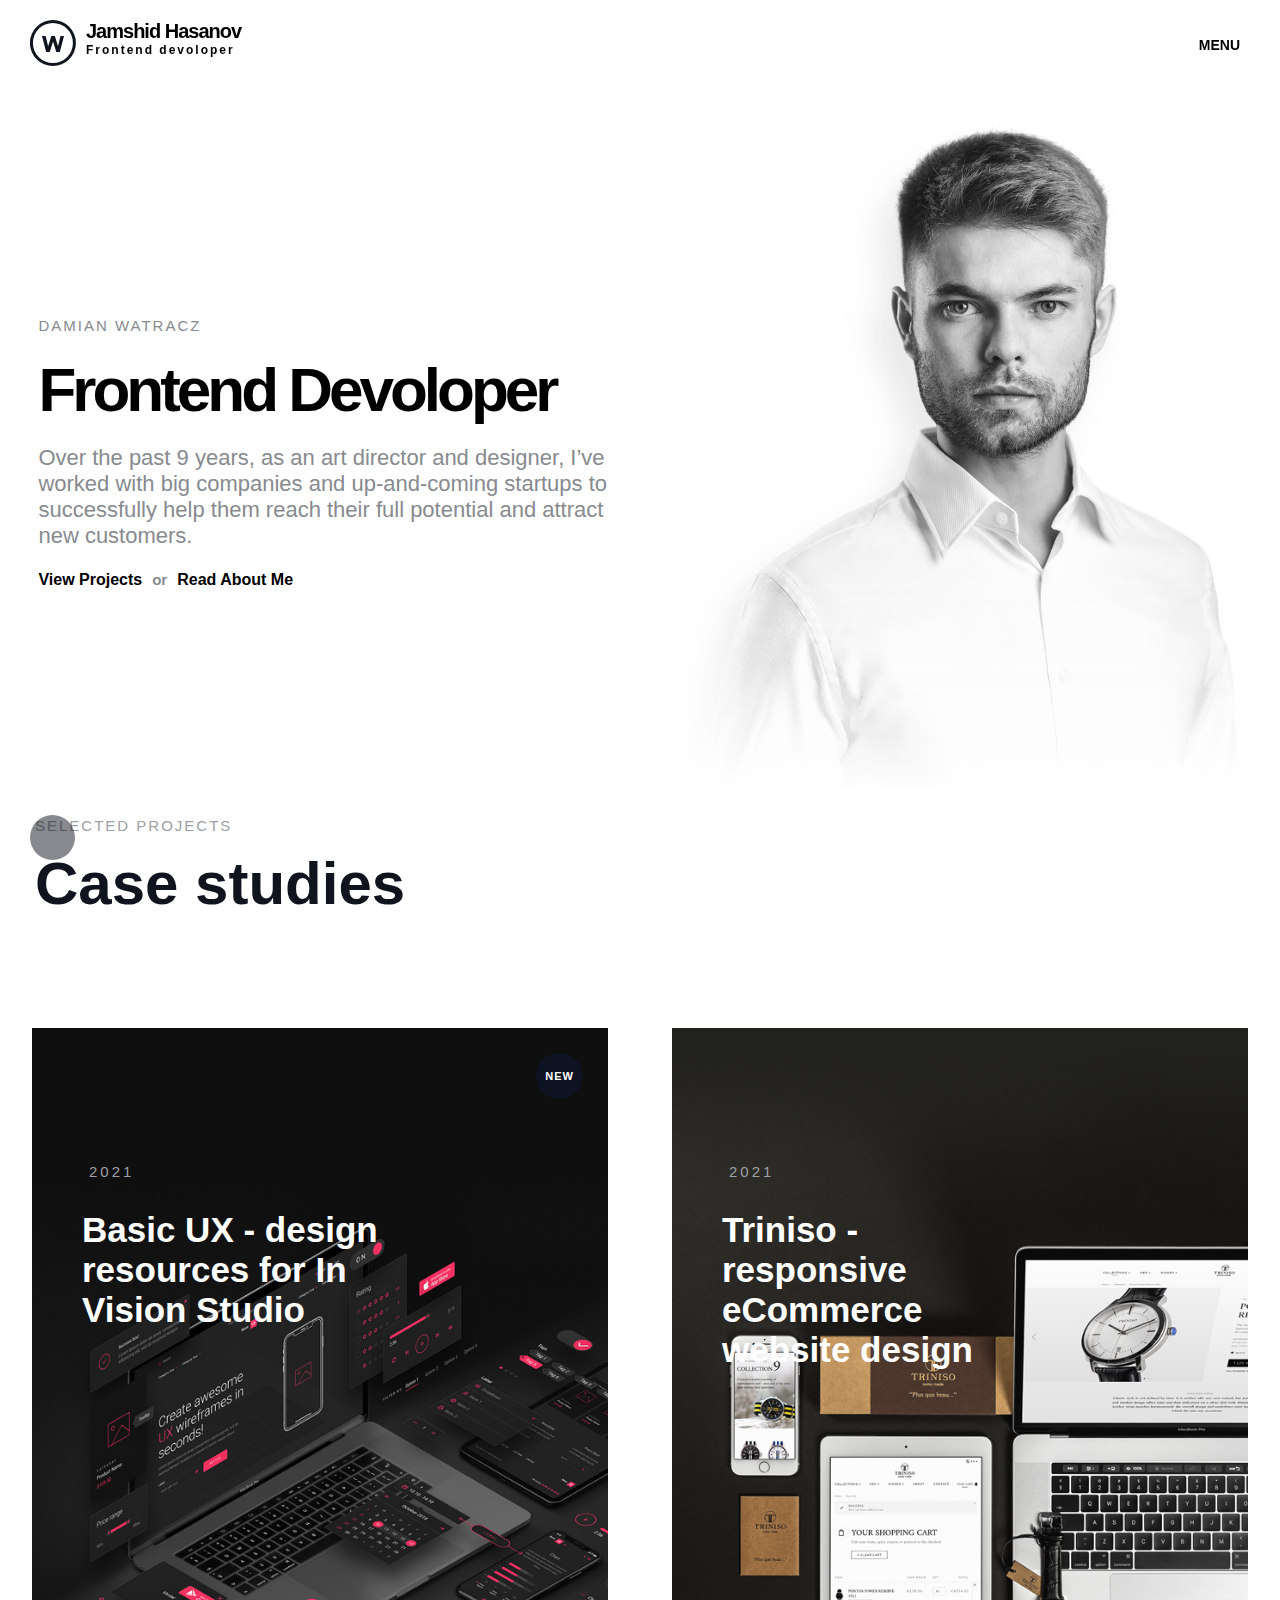
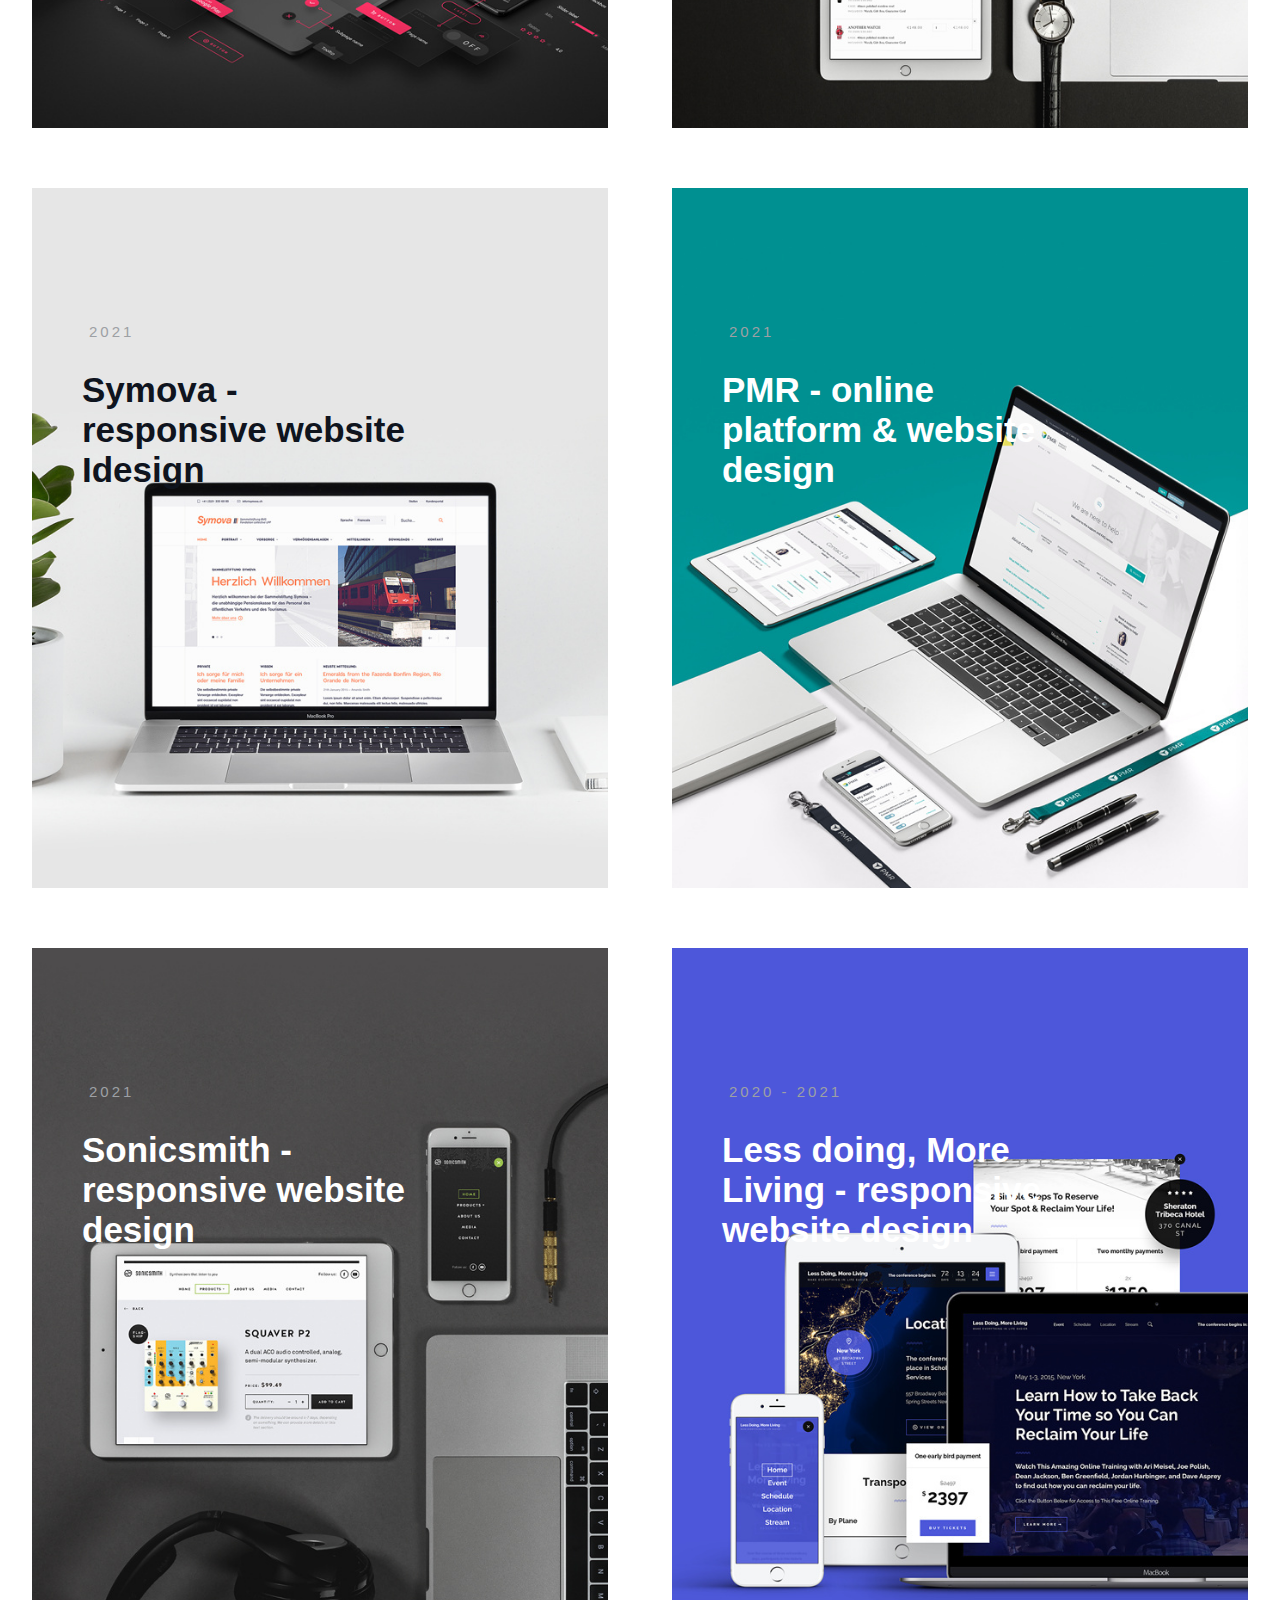
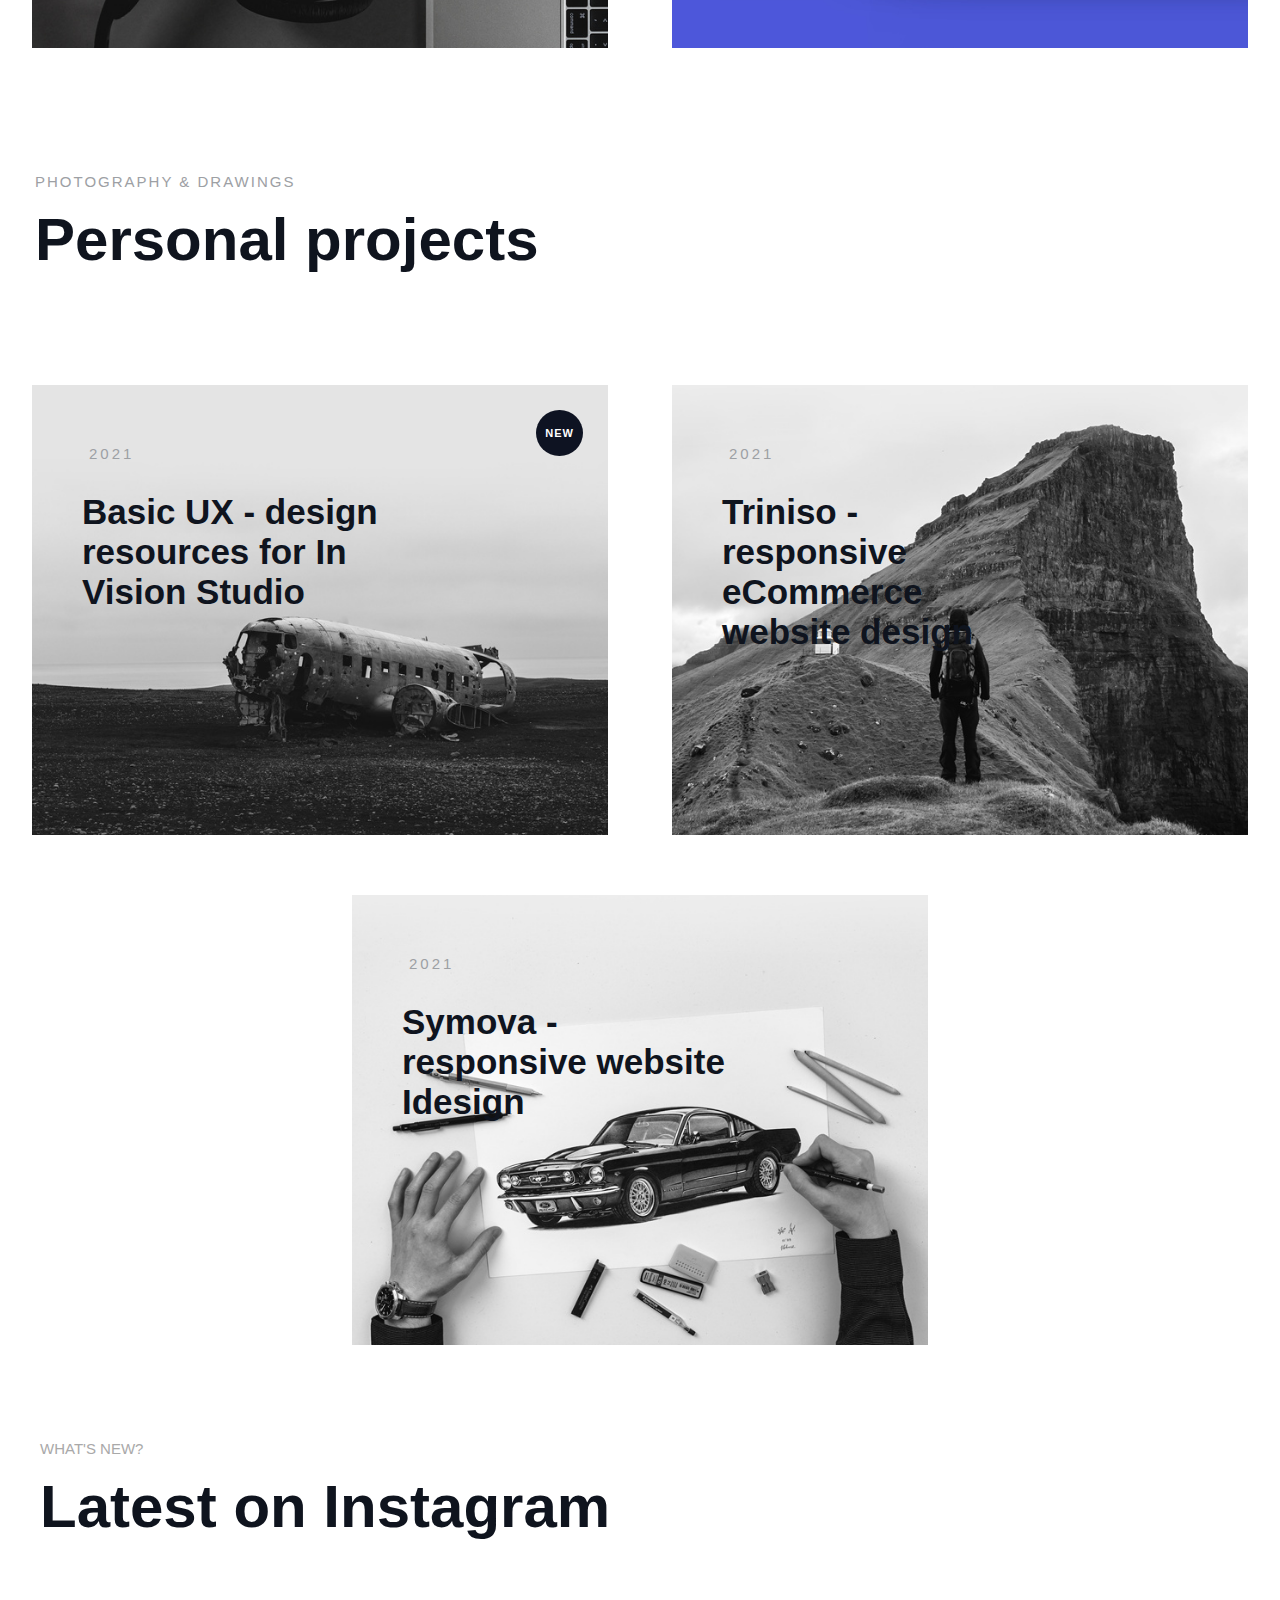
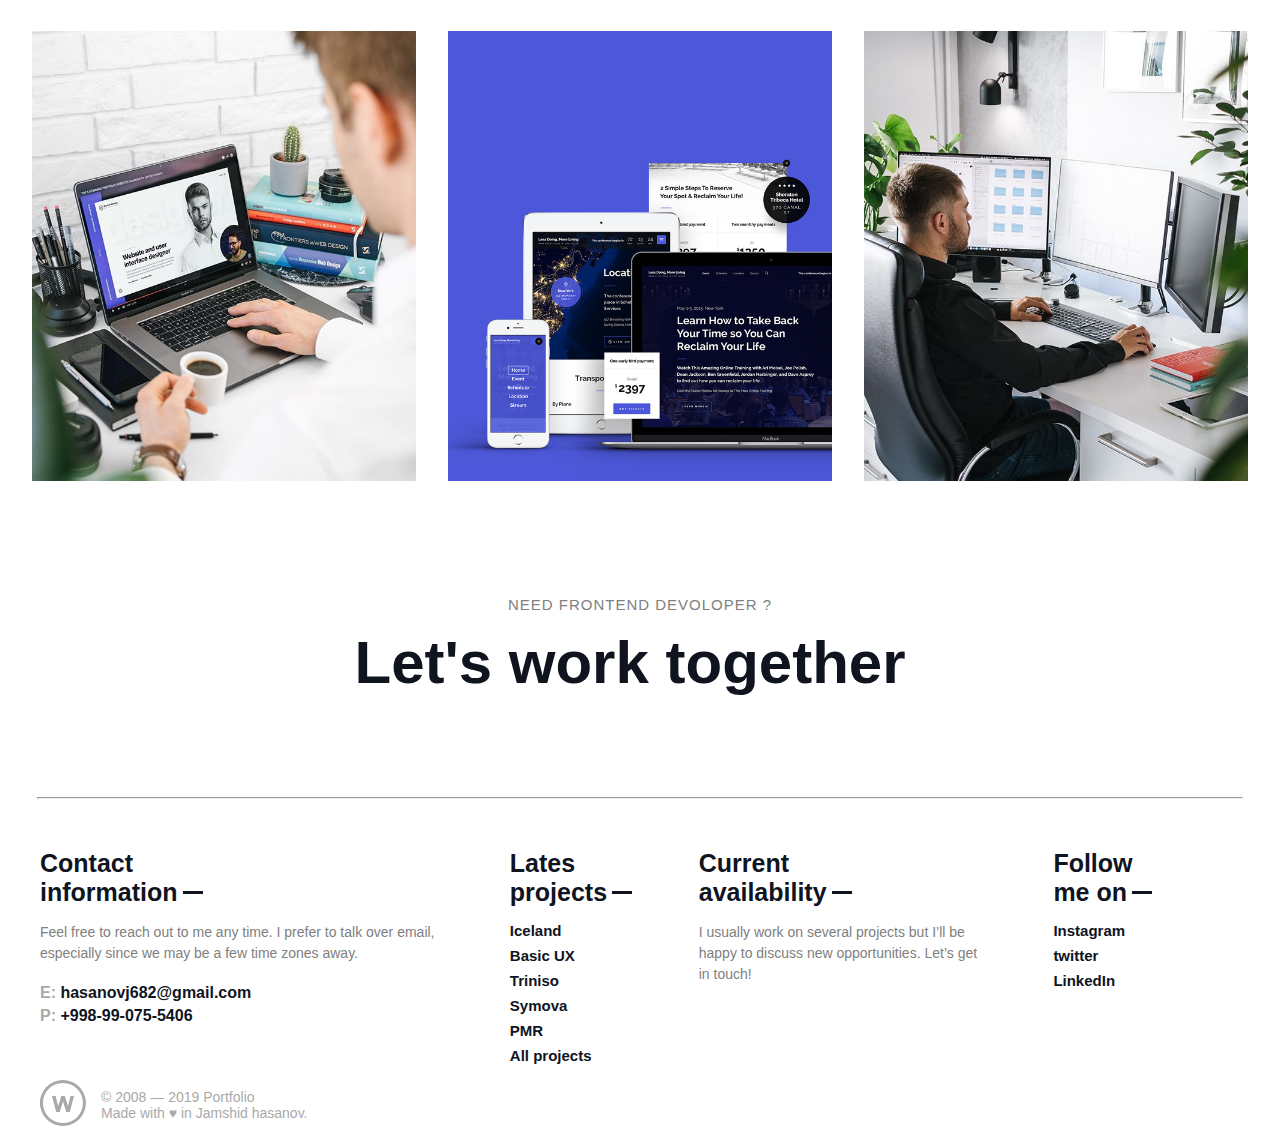
<file: index.html>
<!DOCTYPE html>
<html lang="en">
<head>
    <meta charset="UTF-8">
    <meta http-equiv="X-UA-Compatible" content="IE=edge">
    <meta name="viewport" content="width=device-width, initial-scale=1.0">
    <title>Portfolio | Jamshid</title>
    <link rel="stylesheet" href="css/style.css">
    <link rel="stylesheet" href="https://cdnjs.cloudflare.com/ajax/libs/animate.css/4.1.1/animate.min.css"/>
    <link rel="stylesheet" href="https://cdnjs.cloudflare.com/ajax/libs/font-awesome/5.15.3/css/all.min.css" integrity="sha512-iBBXm8fW90+nuLcSKlbmrPcLa0OT92xO1BIsZ+ywDWZCvqsWgccV3gFoRBv0z+8dLJgyAHIhR35VZc2oM/gI1w==" crossorigin="anonymous" />
</head>
<body>

    <header>

        <a href="index.html" class="logo">
            <svg version="1.0" xmlns="http://www.w3.org/2000/svg" xlink="http://www.w3.org/1999/xlink" x="0px" y="0px" width="46px" height="46px" viewBox="0 0 46 46" enable-background="new 0 0 46 46" space="preserve">
                <path fill="#0f141e" d="M22.953,0A23,23,0,1,0,45.909,23,22.978,22.978,0,0,0,22.953,0Zm0,43A20,20,0,1,1,42.915,23,19.981,19.981,0,0,1,22.953,43Zm5.055-16.727L24.83,16.009h-3.5l-3.178,10.24-2.529-10.24H11.99L16.162,32H19.75l3.286-10.6L26.3,32h3.523L34,16.009h-3.5Z"></path>
            </svg>
            <div class="d-block">
                <p>Jamshid Hasanov</p>
                <p>Frontend devoloper</p>
            </div>
        </a>

        <nav class="nav">
            <div class="links">
                <p>MENU</p>
                <a href="projects.html" class="active">Projects</a>
                <a href="about-me.html" class="">About me</a>
                <a href="contact.html" class="">Contact</a>
            </div>
            <div class="close-navbar">
                <span>CLOSE</span>
                <i class="fas fa-times"></i>
            </div>
            <div class="nav__footer">
                <p>&copy; 2021 Made by Jamshid</p>
            </div>
        </nav>

        <span id="navbar-toggler-icon">
            MENU
            <i class="fas fa-bars"></i>
        </span>

    </header>   

    <main>

        <!-- her section -->
        <section id="hero">
            <div class="wrapper">
                <div class="content-left">
                    <p>DAMIAN WATRACZ</p>
                    <p>
                        Frontend Devoloper 
                    </p>
                    <p>
                        Over the past 9 years, as an art director and designer, 
                        I’ve worked with big companies and up-and-coming startups to successfully
                        help them reach their full potential and attract new customers.
                    </p>
                    <div class="d-flex">
                        <a href="#" class="scroll-projects-section" >View Projects</a>
                        <p>or</p>
                        <a href="about-me.html" >Read About Me</a>
                    </div>
                </div>
                <div class="content-right">
                    <img src="assets/images/bg_home.png" alt="">
                </div>
            </div>
        </section>

        <!-- projects section -->
        <section id="projects">
            <div class="projects__title">
                <p>SELECTED PROJECTS</p>
                <h1>Case studies</h1>
            </div>

            <a href="project-1.html" class="project-1 project">
                <div class="text animate__animated ">
                    <p class="text animate__animated">2021</p>
                    <h1 class="project-name animate__animated">
                        Basic UX - design 
                        resources for 
                        In Vision Studio
                    </h1>
                    <div class="view-project animate__animated">
                        View Case Study 
                        <i class="fas fa-arrow-right"></i>
                    </div> 
                </div>
                <span class="badge">NEW</span>
                <div class="background-color"></div>
                <img class="bg-img" src="assets/images/tile_basicux.jpg">
            </a>

            <a href="project-2.html" class="project-2 project">
                <div class="text animate__animated ">
                    <p class="text animate__animated">2021</p>
                    <h1 class="project-name animate__animated">
                       Triniso - responsive 
                        eCommerce website 
                        design
                    </h1>
                    <div class="view-project animate__animated">
                        View Case Study 
                        <i class="fas fa-arrow-right"></i>
                    </div> 
                </div>
                <div class="background-color"></div>
                <img src="assets/images/tile_triniso.jpg" class="bg-img">
            </a>

            <a href="project-3.html" class="project-3 project">
                <div class="text animate__animated ">
                    <p class="text animate__animated">2021</p>
                    <h1 class="project-name text-dark animate__animated">
                        Symova - 
                        responsive website 
                        Idesign
                    </h1>
                    <div class="view-project animate__animated">
                        View Case Study 
                        <i class="fas fa-arrow-right"></i>
                    </div> 
                </div>
                <div class="background-color"></div>
                <img src="assets/images/tile_symova.jpg" alt="" class="bg-img">
            </a>

            <a href="project-4.html" class="project-4 project">
                <div class="text animate__animated ">
                    <p class="text animate__animated">2021</p>
                    <h1 class="project-name animate__animated">
                        PMR - online 
                        platform & website 
                        design
                    </h1>
                    <div class="view-project animate__animated">
                        View Case Study 
                        <i class="fas fa-arrow-right"></i>
                    </div> 
                </div>
                <div class="background-color"></div>
                <img src="assets/images/tile_pmr.jpg" alt="" class="bg-img">
            </a>

            <a href="project-5.html" class="project-5 project">
                <div class="text animate__animated ">
                    <p class="text animate__animated">2021</p>
                    <h1 class="project-name animate__animated">
                        Sonicsmith - 
                        responsive website 
                        design
                    </h1>
                    <div class="view-project animate__animated">
                        View Case Study 
                        <i class="fas fa-arrow-right"></i>
                    </div> 
                </div>
                <div class="background-color"></div>
                <img class="bg-img" src="assets/images/tile_sonicsmith.jpg" alt="">
            </a>


            <a href="project-6.html" class="project-6 project">
                <div class="text animate__animated ">
                    <p class="text animate__animated">2020 - 2021</p>
                    <h1 class="project-name animate__animated">
                        Less doing, More 
                        Living - responsive
                        website design
                    </h1>
                    <div class="view-project animate__animated">
                        View Case Study 
                        <i class="fas fa-arrow-right"></i>
                    </div> 
                </div>
                <div class="background-color"></div>
                <img class="bg-img" src="assets/images/instagram/insta-2.jpg" alt="">
            </a>


        </section>

        <!-- personal projects section -->
        <section id="personal-projects">
            <div class="projects__title">
                <p>PHOTOGRAPHY & DRAWINGS</p>
                <h1>Personal projects</h1>
            </div>

            <a href="project-7.html" class="project-1 project">
                <div class="text">
                    <p class="animate__animated">2021</p>
                    <h1 class="project-name animate__animated">
                        Basic UX - design 
                        resources for 
                        In Vision Studio
                    </h1>
                    <div class="view-project animate__animated">
                        View Case Study 
                        <i class="fas fa-arrow-right"></i>
                    </div> 
                </div>
                <span class="badge">NEW</span>
                <div class="background-color"></div>
                <img src="assets/images/tile_iceland.jpg" class="bg-img" alt="">
            </a>

            <a href="project-8.html" class="project-2 project">
                <div class="text">
                    <p class="animate__animated">2021</p>
                    <h1 class="project-name animate__animated">
                       Triniso - responsive 
                        eCommerce website 
                        design
                    </h1>
                    <div class="view-project animate__animated">
                        View Case Study 
                        <i class="fas fa-arrow-right"></i>
                    </div> 
                </div>
                <div class="background-color"></div>
                <img src="assets/images/tile_photography.jpg" alt="" class="bg-img">
            </a>

            <a href="project-9.html" class="project-3 project">
                <div class="text">
                    <p class="animate__animated">2021</p>
                    <h1 class="project-name animate__animated">
                        Symova - 
                        responsive website 
                        Idesign
                    </h1>
                    <div class="view-project animate__animated">
                        View Case Study 
                        <i class="fas fa-arrow-right"></i>
                    </div> 
                </div>
                <div class="background-color"></div>
                <img src="assets/images/tile_pencildrawings.jpg" alt="" class="bg-img">
            </a>

        </section>

        <section id="instagram-section">
            <div class="instagram-section-title">
                <p>WHAT'S NEW?</p>
                <h1>Latest on Instagram</h1>
            </div>
            <div>
                <a href="https://instagram.com" class="instagram-section__item">
                    <div class="instagram-section__item-content">
                        <div class="content">
                            <i class="fab fa-instagram"></i>
                            <p>
                                I'm happy to announce that my website has been featured on Flux channel
                                by Ran Segall in the "TOP 5 STUNNING PORTFOLIO WEBSITES" YouTube video! 🤩
                                It took me by a surprise as I was alre..
                            </p>
                            <span>
                                &hearts;
                                7 8
                            </span>
                        </div>
                    </div>
                </a>
                <a href="https://instagram.com" class="instagram-section__item">
                    <div class="instagram-section__item-content">
                        <div class="content">
                            <i class="fab fa-instagram"></i>
                            <p>
                                I just published a new case study on my portfolio! 😁 Please check link in my bio. 
                                It is quite an old project but since I had the case study almost complete, I decided to
                                finish it and put on my website. I hope that you ...
                            </p>
                            <span>
                                &hearts;
                                7 7
                            </span>
                        </div>
                    </div>
                </a>
                <a href="https://instagram.com" class="instagram-section__item">
                    <div class="instagram-section__item-content">
                        <div class="content">
                            <i class="fab fa-instagram"></i>
                            <p>
                                Getting back to work after a long vacation is never easy 🙃 After several weeks
                                in Iceland and Faroe Islands I really missed the green color so I decided to put
                                some flowers in my home office. By some I mean over 2...
                            </p>
                            <span>
                                &hearts;
                                5 4
                            </span>
                        </div>
                    </div>
                </a>
            </div>
        </section>

        <section id="lets-talk-section">
            <p>NEED FRONTEND DEVOLOPER ? </p>
            <a href="cotact.html">
                Let's work together
                <i class="fas fa-arrow-right"></i></a>
        </section>

        <a href="contact.html" target="_blank" class="contact-link">
            <i class="far fa-envelope"></i>
            <span>Contact me</span>
        </a>

        <a id="scroll-top" class="animate__animated" type="button"><i class="fas fa-arrow-up"></i></a>

    </main>

    <footer>
        <hr>
        <div class="row">
            <div class="col">
                <p>Contact</p>
                <p>information</p>
                <p>
                    Feel free to reach out to me any time. 
                    I prefer to talk over email, especially 
                    since we may be a few time zones away.
                </p>
                <a href="https://hasanovj682@gmail.com" target="_blank"><span>E:</span> hasanovj682@gmail.com</a>
                <p><span>P:</span> +998-99-075-5406</p>
            </div>
            <div class="col">
                <p>Lates</p>
                <p>projects</p>
                <a href="project-7.html">Iceland</a><br>
                <pre> </pre>
                <a href="project-1.html">Basic UX</a><br>
                <pre> </pre>
                <a href="project-2.html">Triniso</a><br>
                <pre> </pre>
                <a href="project-3.html">Symova</a><br>
                <pre> </pre>
                <a href="project-4.html">PMR</a><br>
                <pre> </pre>
                <a href="index.html">All projects</a>
            </div>
            <div class="col">
                <p>Current</p>
                <p>availability</p>
                <p>
                    I usually work on several projects but I’ll 
                    be happy to discuss new opportunities. Let’s get in touch!
                </p>
            </div>
            <div class="col">
                <p>Follow</p>
                <p>me on</p>
                <a href="https://instagram.com">Instagram</a><br>
                <pre> </pre>
                <a href="https://twitter.com">twitter</a><br>
                <pre> </pre>
                <a href="https://linkedin.com">LinkedIn</a>
                <pre> </pre>
            </div>
        </div>
        <div class="copyright">
            <a href="index.html">
                <svg version="1.0" xmlns="http://www.w3.org/2000/svg" xlink="http://www.w3.org/1999/xlink" x="0px" y="0px" width="46px" height="46px" viewBox="0 0 46 46" enable-background="new 0 0 46 46" space="preserve">
                    <path fill="#0f141e" d="M22.953,0A23,23,0,1,0,45.909,23,22.978,22.978,0,0,0,22.953,0Zm0,43A20,20,0,1,1,42.915,23,19.981,19.981,0,0,1,22.953,43Zm5.055-16.727L24.83,16.009h-3.5l-3.178,10.24-2.529-10.24H11.99L16.162,32H19.75l3.286-10.6L26.3,32h3.523L34,16.009h-3.5Z"></path>
                </svg>
            </a>
            <p>
                © 2008 — 2019 Portfolio <br>
                Made with &hearts; in Jamshid hasanov.
            </p>


            
        </div>
    </footer>
    <!-- end of footer -->
    
    <div class="loader-window show">
        <div class="loader">
            
        </div>
        <p><span>WELCOME</span> <br> Wait a bit</p>
        <img src="assets/images/loader1.jpg" alt="">
    </div>


    <script src="js/main.js"></script>
    <script src="js/general.js"></script>
</body>
</html>
</file>
<file: css/style.css>
body {
  font-family: "Helvetica Now Display DW",sans-serif;
  padding: 0;
  margin: 0; }
  body header {
    display: flex;
    justify-content: space-between;
    align-items: center;
    padding: 20px 30px;
    position: sticky;
    top: 0;
    left: 0;
    max-width: 100%;
    z-index: 50 !important; }
    body header .logo {
      display: flex;
      text-decoration: none;
      align-items: flex-start;
      z-index: 20;
      transition: .5s; }
      body header .logo svg {
        margin-right: 10px; }
        body header .logo svg path {
          transition: .5s; }
      body header .logo .d-block {
        display: block;
        text-align: start; }
        body header .logo .d-block p {
          transition: .5s; }
        body header .logo .d-block p:first-child {
          font-size: 20px;
          font-weight: 800;
          color: black;
          margin-top: 0;
          letter-spacing: -1px;
          margin-bottom: 0; }
        body header .logo .d-block p:last-child {
          margin-top: 0;
          font-size: 12px;
          color: black;
          letter-spacing: 2px;
          font-weight: 600; }
      body header .logo:hover svg path {
        fill: darkgrey !important; }
      body header .logo:hover .d-block p {
        color: darkgrey !important; }
    body header nav {
      position: fixed;
      bottom: 0;
      left: 0;
      height: 0;
      max-width: 100%;
      width: 100%;
      background-color: #0F141E;
      padding: 0;
      margin: 0;
      text-align: center;
      display: flex;
      align-items: center;
      justify-content: center;
      overflow: hidden;
      transition: .5s;
      background-position: center;
      background-size: cover;
      background-repeat: no-repeat; }
      body header nav .links {
        display: block;
        text-align: center;
        transition: .3s; }
        body header nav .links a {
          display: block;
          font-size: 40px;
          text-decoration: none;
          color: #878A8F;
          font-weight: 600;
          margin: 8px 0;
          transition: .5s; }
          body header nav .links a:hover {
            color: #fff; }
        body header nav .links a.active {
          color: #fff !important; }
        body header nav .links p {
          color: #808288;
          letter-spacing: 2px; }
      body header nav p {
        color: #53575E;
        font-size: 13px; }
      body header nav .close-navbar {
        position: absolute;
        right: 30px;
        top: 30px;
        color: #878A8F;
        font-weight: 700;
        display: flex;
        align-items: center;
        justify-content: space-between;
        cursor: pointer; }
        body header nav .close-navbar span {
          font-size: 12px;
          font-weight: 800;
          margin-right: 10px;
          letter-spacing: 1px;
          transition: .5s;
          display: none; }
        body header nav .close-navbar i {
          transition: .5s;
          font-size: 30px; }
        body header nav .close-navbar:hover span {
          color: #fff; }
        body header nav .close-navbar:hover i {
          color: #fff;
          transform: rotate(90deg); }
      body header nav .nav__footer {
        position: absolute;
        bottom: 20px;
        right: 45%;
        width: 100%;
        max-width: 100% !important;
        left: 0;
        text-align: center; }
        body header nav .nav__footer p {
          display: flex;
          flex-wrap: nowrap;
          width: 100%;
          justify-content: center;
          cursor: default; }
        body header nav .nav__footer p::selection {
          background: transparent; }
    body header #navbar-toggler-icon {
      font-size: 14px;
      font-weight: 600;
      display: flex;
      align-items: center;
      cursor: pointer;
      transition: .5s; }
      body header #navbar-toggler-icon:hover {
        color: darkgrey !important; }
        body header #navbar-toggler-icon:hover i {
          color: darkgrey !important; }
      body header #navbar-toggler-icon i.fas.fa-bars {
        font-size: 20px;
        margin-left: 10px;
        transition: .5s; }
  body main section#hero .wrapper {
    display: flex;
    justify-content: center;
    align-items: center; }
    body main section#hero .wrapper .content-left, body main section#hero .wrapper .content-right {
      width: 47%; }
      body main section#hero .wrapper .content-left img, body main section#hero .wrapper .content-right img {
        width: 100%;
        height: 100%; }
    body main section#hero .wrapper .content-left p:nth-child(1) {
      font-size: 15px;
      color: #878A8F;
      letter-spacing: 2px;
      margin-bottom: 20px; }
    body main section#hero .wrapper .content-left p:nth-child(2) {
      font-size: 3.875rem;
      font-weight: 700;
      letter-spacing: -4px;
      margin-top: 0;
      margin-bottom: 0; }
    body main section#hero .wrapper .content-left p:nth-child(3) {
      font-size: 1.375rem;
      margin-top: 20px;
      color: #878a8f; }
    body main section#hero .wrapper .content-left .d-flex {
      display: flex;
      justify-content: flex-start; }
      body main section#hero .wrapper .content-left .d-flex a {
        text-decoration: none;
        color: black;
        transition: .5s;
        font-weight: 600;
        position: relative; }
        body main section#hero .wrapper .content-left .d-flex a::before {
          content: '';
          position: absolute;
          left: 0;
          bottom: -4px;
          height: 2px;
          background-color: black;
          width: 100%;
          transition: .5s;
          opacity: 0; }
        body main section#hero .wrapper .content-left .d-flex a:hover::before {
          opacity: 1; }
      body main section#hero .wrapper .content-left .d-flex a:first-child {
        margin-right: 10px; }
      body main section#hero .wrapper .content-left .d-flex p {
        margin: 0;
        margin-right: 10px;
        letter-spacing: 0;
        font-size: 15px;
        color: #878a8f; }
  body main section#projects, body main section#personal-projects {
    display: flex;
    flex-wrap: wrap;
    justify-content: space-around;
    align-items: center; }
    body main section#projects .projects__title, body main section#personal-projects .projects__title {
      width: 100%;
      padding: 0 35px;
      padding-bottom: 40px; }
      body main section#projects .projects__title p, body main section#personal-projects .projects__title p {
        color: #9DA0A4;
        margin-bottom: 0;
        font-size: 15px;
        letter-spacing: 2px; }
      body main section#projects .projects__title h1, body main section#personal-projects .projects__title h1 {
        color: #0F141E;
        font-size: 60px;
        font-weight: 800;
        margin-top: 15px; }
    body main section#projects a.project, body main section#personal-projects a.project {
      width: 45%;
      max-height: 700px;
      height: 700px;
      text-decoration: none;
      position: relative;
      margin: 30px 0;
      transition: .5s;
      overflow: hidden; }
      body main section#projects a.project img.bg-img, body main section#personal-projects a.project img.bg-img {
        position: absolute;
        z-index: -1;
        left: 0;
        top: 0;
        width: 100%;
        height: 100%;
        transition: .5s;
        object-fit: cover; }
      body main section#projects a.project .background-color, body main section#personal-projects a.project .background-color {
        transition: .5s;
        max-height: 100% !important;
        height: 100%; }
      body main section#projects a.project .text, body main section#personal-projects a.project .text {
        padding: 30px 50px;
        position: absolute;
        left: 0;
        top: 30px; }
        body main section#projects a.project .text p:nth-child(1), body main section#personal-projects a.project .text p:nth-child(1) {
          color: #9DA0A4;
          font-size: 15px;
          letter-spacing: 3px;
          transition: .5s;
          margin-bottom: 30px;
          position: relative !important;
          padding-left: 7px; }
        body main section#projects a.project .text h1.project-name, body main section#personal-projects a.project .text h1.project-name {
          color: #fff;
          font-size: 35px;
          font-weight: 700;
          transition: .5s;
          margin-right: 150px; }
        body main section#projects a.project .text h1.text-dark, body main section#personal-projects a.project .text h1.text-dark {
          color: #0F141E !important; }
        body main section#projects a.project .text .view-project, body main section#personal-projects a.project .text .view-project {
          color: #9DA0A4;
          font-weight: 700;
          display: flex;
          transition: .5s;
          opacity: 0; }
          body main section#projects a.project .text .view-project i, body main section#personal-projects a.project .text .view-project i {
            margin-left: 10px; }
      body main section#projects a.project:hover .bg-img, body main section#personal-projects a.project:hover .bg-img {
        height: 105%;
        width: 105%;
        object-fit: cover; }
      body main section#projects a.project:hover .text, body main section#personal-projects a.project:hover .text {
        z-index: 1; }
        body main section#projects a.project:hover .text h1.text-dark, body main section#personal-projects a.project:hover .text h1.text-dark {
          color: #fff !important; }
      body main section#projects a.project:hover .background-color, body main section#personal-projects a.project:hover .background-color {
        position: sticky;
        left: 0;
        top: 0;
        height: 100%;
        width: 100%;
        background-color: rgba(17, 21, 30, 0.9); }
      body main section#projects a.project:hover span.badge, body main section#personal-projects a.project:hover span.badge {
        border-color: #fff;
        z-index: 1; }
      body main section#projects a.project:hover .view-project, body main section#personal-projects a.project:hover .view-project {
        opacity: 1; }
      body main section#projects a.project span.badge, body main section#personal-projects a.project span.badge {
        position: absolute;
        transition: .5s;
        border: 2px solid transparent;
        right: 25px;
        top: 25px;
        font-size: 11px;
        font-weight: 800;
        color: #fff;
        padding: 15px 7px;
        border-radius: 50%;
        letter-spacing: 1px;
        background-color: #0E1322; }
  body main section#personal-projects .projects__title {
    margin-top: 80px; }
  body main section#personal-projects a.project {
    max-height: 450px !important;
    overflow: hidden;
    position: relative;
    padding-top: 0; }
    body main section#personal-projects a.project p:nth-child(1) {
      margin-top: 0; }
    body main section#personal-projects a.project .text h1 {
      color: #0F141E !important;
      margin-top: 0; }
    body main section#personal-projects a.project:hover .text h1 {
      color: #e7e4e4 !important; }
    body main section#personal-projects a.project .bacgkround-color {
      max-height: 100%; }
  body main section#instagram-section .instagram-section-title {
    max-width: 100%;
    padding: 50px 40px; }
    body main section#instagram-section .instagram-section-title p {
      color: darkgrey;
      font-size: 15px; }
    body main section#instagram-section .instagram-section-title h1 {
      color: #0F141E;
      font-size: 60px;
      font-weight: 600;
      margin-top: 10px; }
  body main section#instagram-section div:last-child {
    display: flex;
    justify-content: space-evenly;
    align-items: center;
    width: 100%; }
    body main section#instagram-section div:last-child a {
      max-width: 30%;
      background-position: center;
      background-size: cover;
      background-repeat: no-repeat;
      height: 450px;
      text-decoration: none;
      position: relative;
      width: 30%; }
      body main section#instagram-section div:last-child a:hover .instagram-section__item-content {
        opacity: 1; }
        body main section#instagram-section div:last-child a:hover .instagram-section__item-content .content {
          margin-bottom: -25px; }
      body main section#instagram-section div:last-child a .instagram-section__item-content {
        position: absolute;
        left: 0;
        width: 100%;
        height: 100%;
        background-color: rgba(0, 0, 0, 0.9);
        text-align: center;
        display: flex;
        align-items: center;
        justify-content: center;
        bottom: 0;
        transition: .5s;
        opacity: 0; }
        body main section#instagram-section div:last-child a .instagram-section__item-content .content {
          text-align: center;
          padding: 0 70px;
          margin-bottom: -55px;
          transition: .5s;
          display: block; }
          body main section#instagram-section div:last-child a .instagram-section__item-content .content i {
            color: #fff;
            font-size: 30px; }
          body main section#instagram-section div:last-child a .instagram-section__item-content .content p {
            color: #fff;
            font-size: 14px;
            font-weight: 600;
            line-height: 140%; }
          body main section#instagram-section div:last-child a .instagram-section__item-content .content span {
            color: grey;
            font-size: 14px; }
    body main section#instagram-section div:last-child a:nth-child(1) {
      background-image: url(/assets/images/instagram/insta-1.jpg); }
    body main section#instagram-section div:last-child a:nth-child(2) {
      background-image: url(/assets/images/instagram/insta-2.jpg); }
    body main section#instagram-section div:last-child a:nth-child(3) {
      background-image: url(/assets/images/instagram/insta-3.jpg); }
  body main section#lets-talk-section {
    display: block;
    text-align: center;
    padding: 100px 0; }
    body main section#lets-talk-section p {
      font-size: 15px;
      color: grey;
      letter-spacing: 1px; }
    body main section#lets-talk-section a {
      text-decoration: none;
      position: relative;
      font-size: 60px;
      color: #0F141E;
      font-weight: 600; }
      body main section#lets-talk-section a::before {
        content: '';
        height: 5px;
        background-color: #0F141E;
        position: absolute;
        bottom: -12px;
        left: 0;
        width: 100%;
        opacity: 0;
        transition: .5s; }
      body main section#lets-talk-section a:hover::before {
        opacity: 1; }
      body main section#lets-talk-section a i {
        margin-left: 20px;
        font-size: 40px; }
  body main a.contact-link {
    position: fixed;
    left: 30px;
    bottom: 40px;
    background-color: rgba(15, 20, 30, 0.5);
    display: flex;
    overflow: hidden;
    padding: 15px;
    border-radius: 30px;
    text-decoration: none;
    max-width: 15px;
    max-height: 15px;
    z-index: 9;
    transition: .5s; }
    body main a.contact-link i {
      color: #fff !important; }
    body main a.contact-link span {
      color: #fff !important;
      font-size: 13px;
      margin-left: 15px;
      white-space: nowrap;
      opacity: 0;
      transition: .4s; }
    body main a.contact-link:hover {
      max-width: 150px;
      background-color: #0f141e; }
      body main a.contact-link:hover span {
        opacity: 1; }
  body main a#scroll-top {
    display: none;
    align-items: center;
    justify-content: center;
    position: fixed;
    right: 30px;
    bottom: 40px;
    background-color: rgba(15, 20, 30, 0.5);
    padding: 15px;
    border-radius: 50%;
    text-decoration: none;
    max-width: 15px;
    max-height: 15px;
    z-index: 9;
    cursor: pointer; }
    body main a#scroll-top i {
      color: #fff !important; }
    body main a#scroll-top:hover {
      background-color: #0f141e; }
  body footer {
    width: 100%; }
    body footer hr {
      width: 94%;
      margin: 0 auto;
      background-color: darkgrey !important;
      margin-bottom: 50px; }
    body footer .row {
      display: flex;
      justify-content: space-between;
      width: 90%;
      padding-left: 20px; }
      body footer .row .col {
        padding: 0 20px; }
        body footer .row .col p {
          margin: 0; }
        body footer .row .col p:nth-child(1) {
          color: #0F141E !important;
          font-size: 25px;
          font-weight: 600; }
        body footer .row .col p:nth-child(2) {
          color: #0F141E !important;
          font-size: 25px;
          font-weight: 600;
          margin-bottom: 15px;
          display: flex;
          align-items: center;
          position: relative; }
          body footer .row .col p:nth-child(2)::after {
            content: '';
            min-width: 20px;
            height: 3px;
            background-color: #0F141E;
            margin-left: 5px; }
        body footer .row .col p:nth-child(3) {
          color: grey !important;
          font-size: 14px;
          line-height: 150%;
          margin-bottom: 20px; }
      body footer .row .col:nth-child(1) {
        width: 35%; }
        body footer .row .col:nth-child(1) p:last-child {
          color: #0F141E;
          font-weight: 600;
          margin: 5px 0; }
          body footer .row .col:nth-child(1) p:last-child span {
            color: darkgrey;
            font-weight: 600; }
        body footer .row .col:nth-child(1) a {
          color: #0F141E;
          text-decoration: none;
          font-weight: 600;
          margin: 7px 0;
          border-bottom: 1px solid transparent;
          transition: .4s;
          padding-bottom: 3px; }
          body footer .row .col:nth-child(1) a:hover {
            border-color: #0F141E; }
          body footer .row .col:nth-child(1) a span {
            color: darkgrey;
            font-weight: 600; }
      body footer .row .col:nth-child(2) {
        display: block; }
        body footer .row .col:nth-child(2) a {
          color: #0F141E;
          text-decoration: none;
          font-weight: 600;
          font-size: 15px;
          border-bottom: 1px solid transparent;
          padding: 3px 0;
          transition: .4s; }
          body footer .row .col:nth-child(2) a:hover {
            border-color: #0F141E; }
        body footer .row .col:nth-child(2) pre {
          margin: 0;
          height: 7px; }
      body footer .row .col:nth-child(3) {
        width: 25%; }
      body footer .row .col:nth-child(4) a {
        color: #0F141E;
        text-decoration: none;
        font-weight: 600;
        font-size: 15px;
        border-bottom: 1px solid transparent;
        padding: 3px 0;
        transition: .4s; }
        body footer .row .col:nth-child(4) a:hover {
          border-color: #0F141E; }
      body footer .row .col:nth-child(4) pre {
        margin: 0;
        height: 7px; }
    body footer .copyright {
      margin-left: 40px;
      display: flex;
      align-items: center;
      height: 80px; }
      body footer .copyright p {
        color: darkgrey;
        font-size: 14px;
        margin-left: 15px; }
      body footer .copyright a svg path {
        fill: darkgrey !important; }

.loader-window {
  height: 100%;
  width: 100%;
  position: fixed;
  bottom: 0;
  left: 0;
  z-index: 60;
  display: none;
  justify-content: center;
  align-items: center;
  overflow: hidden;
  transition: .5s; }
  .loader-window .loader {
    padding: 30px;
    background-color: rgba(255, 255, 255, 0.4);
    border-radius: 50%;
    z-index: 1;
    animation-name: loaderAnimation;
    animation-iteration-count: infinite;
    animation-duration: 1s; }
  .loader-window p {
    z-index: 1;
    color: #fff;
    font-size: 60px;
    font-weight: 600;
    position: absolute;
    bottom: 20px;
    left: 20px; }
    .loader-window p span {
      font-size: 15px;
      color: darkgrey;
      letter-spacing: 2px; }
@keyframes loaderAnimation {
  0% {
    opacity: .2;
    transform: scale(0); }
  25% {
    opacity: .3; }
  50% {
    opacity: .5; }
  75% {
    opacity: .7; }
  100% {
    opacity: .2;
    transform: scale(1); } }
  .loader-window img {
    position: absolute;
    height: 100%;
    width: 100%;
    top: 0;
    left: 0;
    object-fit: cover; }

.loader-window.show {
  display: flex; }

@media (max-width: 480.9px) {
  body header {
    background-color: rgba(255, 255, 255, 0.9);
    padding: 20px 10px; }
    body header .logo svg {
      display: none; }
    body header nav .logo {
      left: 10px; }
    body header nav .close-navbar {
      right: 10px; }
    body header nav .links a {
      font-size: 26px; }
    body header nav .links a.active-page span {
      width: 35px;
      left: -40px; }
  body main section#hero .wrapper {
    flex-wrap: wrap !important;
    flex-direction: column-reverse; }
    body main section#hero .wrapper .content-left {
      width: 92%; }
      body main section#hero .wrapper .content-left p:nth-child(1) {
        font-size: 13px; }
      body main section#hero .wrapper .content-left p:nth-child(2) {
        font-size: 25px;
        letter-spacing: 0; }
      body main section#hero .wrapper .content-left p:nth-child(3) {
        font-size: 13px; }
      body main section#hero .wrapper .content-left .d-flex p {
        font-size: 13px; }
    body main section#hero .wrapper .content-right {
      width: 100%;
      position: relative;
      height: 240px; }
      body main section#hero .wrapper .content-right img {
        position: absolute;
        bottom: -150px;
        height: 380px;
        width: auto;
        right: 0;
        z-index: -1; }
  body main section#projects {
    flex-wrap: wrap;
    justify-content: center; }
    body main section#projects .projects__title {
      padding: 30px 0;
      width: 92%; }
      body main section#projects .projects__title p {
        margin-bottom: 0; }
      body main section#projects .projects__title h1 {
        padding-top: 0;
        margin-top: 0;
        font-size: 25px; }
    body main section#projects a {
      max-height: 550px !important;
      min-width: 95%; }
      body main section#projects a .text {
        padding-top: 0 !important;
        padding-left: 20px !important; }
        body main section#projects a .text p {
          margin-top: 0 !important;
          padding-top: 0 !important;
          padding-left: 0 !important; }
        body main section#projects a .text h1 {
          width: 100%;
          margin-right: 0 !important;
          word-break: break-all;
          font-size: 25px !important; }
        body main section#projects a .text .view-project {
          display: none !important; }
  body main section#personal-projects {
    flex-wrap: wrap; }
    body main section#personal-projects .projects__title {
      padding: 50px 0;
      width: 95%;
      margin: 0 auto; }
      body main section#personal-projects .projects__title p {
        font-size: 13px;
        margin-bottom: 0;
        padding: 0; }
      body main section#personal-projects .projects__title h1 {
        font-size: 25px !important; }
    body main section#personal-projects a {
      max-height: 400px !important;
      min-width: 95% !important; }
      body main section#personal-projects a .text h1 {
        font-size: 25px !important;
        margin-right: 0 !important; }
    body main section#personal-projects a:last-child {
      margin: 0 auto; }
  body main .contact-link {
    display: none !important; }
  body main section#instagram-section .instagram-section-title p {
    font-size: 13px;
    margin-bottom: 0; }
  body main section#instagram-section .instagram-section-title h1 {
    font-size: 25px; }
  body main section#instagram-section div:last-child {
    display: flex;
    flex-wrap: wrap !important;
    justify-content: space-between;
    width: 95%;
    margin: 0 auto; }
    body main section#instagram-section div:last-child a {
      height: 290px !important;
      min-width: 100% !important;
      margin-bottom: 20px; }
      body main section#instagram-section div:last-child a .instagram-section__item-content .content {
        max-height: 50%;
        padding-left: 18px !important;
        padding-right: 18px !important;
        padding-bottom: 11px !important;
        overflow: hidden; }
        body main section#instagram-section div:last-child a .instagram-section__item-content .content p {
          max-height: 100% !important;
          text-overflow: ellipsis; }
  body main #lets-talk-section p {
    font-size: 13px !important;
    margin-bottom: 0; }
  body main #lets-talk-section a {
    font-size: 25px !important; }
    body main #lets-talk-section a i {
      font-size: 15px !important; }
  body footer .row {
    flex-wrap: wrap;
    max-width: 100%; }
    body footer .row .col {
      width: 100% !important;
      padding: 0;
      margin-bottom: 30px; }
    body footer .row .col:nth-child(1), body footer .row .col:nth-child(3) {
      text-align: start; }
      body footer .row .col:nth-child(1) p:nth-child(2), body footer .row .col:nth-child(3) p:nth-child(2) {
        justify-content: flex-start; }
    body footer .row .col:nth-child(2), body footer .row .col:nth-child(4) {
      text-align: end; }
      body footer .row .col:nth-child(2) p:nth-child(2), body footer .row .col:nth-child(4) p:nth-child(2) {
        justify-content: flex-end; }
  body footer .copyright {
    margin-left: 10px; } }
@media (min-width: 481px) and (max-width: 768.9px) {
  body header {
    background-color: rgba(255, 255, 255, 0.9); }
    body header nav .logo {
      left: 10px; }
    body header nav .close-navbar {
      right: 10px; }
    body header nav .links a {
      font-size: 26px; }
    body header nav .links a.active-page span {
      width: 35px;
      left: -40px; }
  body main section#hero .wrapper .content-left p:nth-child(1) {
    font-size: 13px; }
  body main section#hero .wrapper .content-left p:nth-child(2) {
    font-size: 30px;
    letter-spacing: 0; }
  body main section#hero .wrapper .content-left p:nth-child(3) {
    font-size: 15px; }
  body main section#hero .wrapper .content-left .d-flex p {
    font-size: 14px; }
  body main section#projects {
    flex-wrap: wrap;
    justify-content: center; }
    body main section#projects .projects__title {
      padding: 30px 0;
      width: 94%; }
      body main section#projects .projects__title p {
        margin-bottom: 0; }
      body main section#projects .projects__title h1 {
        padding-top: 0;
        margin-top: 0;
        font-size: 30px; }
    body main section#projects a {
      max-height: 750px !important;
      min-width: 95%; }
      body main section#projects a .text {
        padding-top: 0 !important;
        padding-left: 20px !important; }
        body main section#projects a .text p {
          margin-top: 0 !important;
          padding-top: 0 !important;
          padding-left: 0 !important; }
        body main section#projects a .text h1 {
          width: 100%;
          margin-right: 0 !important;
          word-break: break-all;
          font-size: 25px !important; }
        body main section#projects a .text .view-project {
          display: none !important; }
  body main section#personal-projects {
    flex-wrap: wrap; }
    body main section#personal-projects .projects__title {
      padding: 50px 0;
      width: 95%;
      margin: 0 auto; }
      body main section#personal-projects .projects__title p {
        font-size: 14px;
        margin-bottom: 0;
        padding: 0; }
      body main section#personal-projects .projects__title h1 {
        font-size: 40px !important; }
    body main section#personal-projects a {
      max-height: 400px !important;
      min-width: 95% !important; }
      body main section#personal-projects a .text h1 {
        font-size: 25px !important;
        margin-right: 0 !important; }
    body main section#personal-projects a:last-child {
      margin: 0 auto; }
  body main .contact-link {
    display: none !important; }
  body main section#instagram-section .instagram-section-title p {
    font-size: 15px;
    margin-bottom: 0; }
  body main section#instagram-section .instagram-section-title h1 {
    font-size: 35px; }
  body main section#instagram-section div:last-child {
    display: flex;
    flex-wrap: wrap !important;
    justify-content: space-between;
    width: 95%;
    margin: 0 auto; }
    body main section#instagram-section div:last-child a {
      height: 290px !important;
      min-width: 49% !important;
      margin-bottom: 20px; }
      body main section#instagram-section div:last-child a .instagram-section__item-content .content {
        max-height: 50%;
        padding-left: 18px !important;
        padding-right: 18px !important;
        padding-bottom: 11px !important;
        overflow: hidden; }
        body main section#instagram-section div:last-child a .instagram-section__item-content .content p {
          max-height: 100% !important;
          text-overflow: ellipsis; }
  body main #lets-talk-section p {
    font-size: 15px !important;
    margin-bottom: 0; }
  body main #lets-talk-section a {
    font-size: 35px !important; }
    body main #lets-talk-section a i {
      font-size: 25px !important; }
  body footer .row {
    flex-wrap: wrap;
    max-width: 100%; }
    body footer .row .col {
      width: 45% !important;
      padding: 0;
      margin-bottom: 30px; }
    body footer .row .col:nth-child(1), body footer .row .col:nth-child(3) {
      text-align: start; }
      body footer .row .col:nth-child(1) p:nth-child(2), body footer .row .col:nth-child(3) p:nth-child(2) {
        justify-content: flex-start; }
    body footer .row .col:nth-child(2), body footer .row .col:nth-child(4) {
      text-align: end; }
      body footer .row .col:nth-child(2) p:nth-child(2), body footer .row .col:nth-child(4) p:nth-child(2) {
        justify-content: flex-end; } }
@media (min-width: 769px) and (max-width: 1024.9px) {
  body header {
    background-color: rgba(255, 255, 255, 0.9); }
    body header nav .close-navbar span {
      display: block; }
  body main section#projects .projects__title {
    padding-top: 60px; }
    body main section#projects .projects__title p {
      font-size: 15px; }
    body main section#projects .projects__title h1 {
      font-size: 35px;
      margin: 0; }
  body main section#projects a {
    max-height: 450px !important; }
    body main section#projects a .text {
      padding-top: 0 !important; }
      body main section#projects a .text p {
        margin-top: 0 !important;
        padding-top: 0 !important; }
      body main section#projects a .text h1 {
        width: 100%;
        margin-right: 0 !important;
        word-break: break-all;
        font-size: 25px !important; }
  body main section#personal-projects .projects__title p {
    font-size: 15px;
    margin-bottom: 0; }
  body main section#personal-projects .projects__title h1 {
    font-size: 35px;
    margin-top: 0; }
  body main section#personal-projects a {
    max-height: 400px !important; }
    body main section#personal-projects a .text h1 {
      font-size: 25px !important;
      margin-right: 0 !important; }
  body main section#instagram-section .instagram-section-title p {
    font-size: 15px;
    margin-bottom: 0; }
  body main section#instagram-section .instagram-section-title h1 {
    font-size: 35px; }
  body main section#instagram-section a {
    height: 300px !important; }
    body main section#instagram-section a .instagram-section__item-content .content {
      max-height: 50%;
      padding-left: 18px !important;
      padding-right: 18px !important;
      padding-bottom: 11px !important;
      overflow: hidden; }
      body main section#instagram-section a .instagram-section__item-content .content p {
        max-height: 100% !important;
        text-overflow: ellipsis; }
  body main #lets-talk-section p {
    font-size: 15px !important;
    margin-bottom: 0; }
  body main #lets-talk-section a {
    font-size: 35px !important; }
    body main #lets-talk-section a i {
      font-size: 25px !important; }
  body footer .row {
    flex-wrap: wrap;
    max-width: 100%; }
    body footer .row .col {
      width: 45% !important;
      padding: 0;
      margin-bottom: 30px; }
    body footer .row .col:nth-child(1), body footer .row .col:nth-child(3) {
      text-align: start; }
      body footer .row .col:nth-child(1) p:nth-child(2), body footer .row .col:nth-child(3) p:nth-child(2) {
        justify-content: flex-start; }
    body footer .row .col:nth-child(2), body footer .row .col:nth-child(4) {
      text-align: end; }
      body footer .row .col:nth-child(2) p:nth-child(2), body footer .row .col:nth-child(4) p:nth-child(2) {
        justify-content: flex-end; } }
@media (min-width: 1025px) and (max-width: 1200.9px) {
  body header nav .close-navbar span {
    display: block; } }
@media (min-width: 1201px) and (max-width: 1600.9px) {
  body header nav .close-navbar span {
    display: block; } }

/*# sourceMappingURL=style.css.map */
</file>
